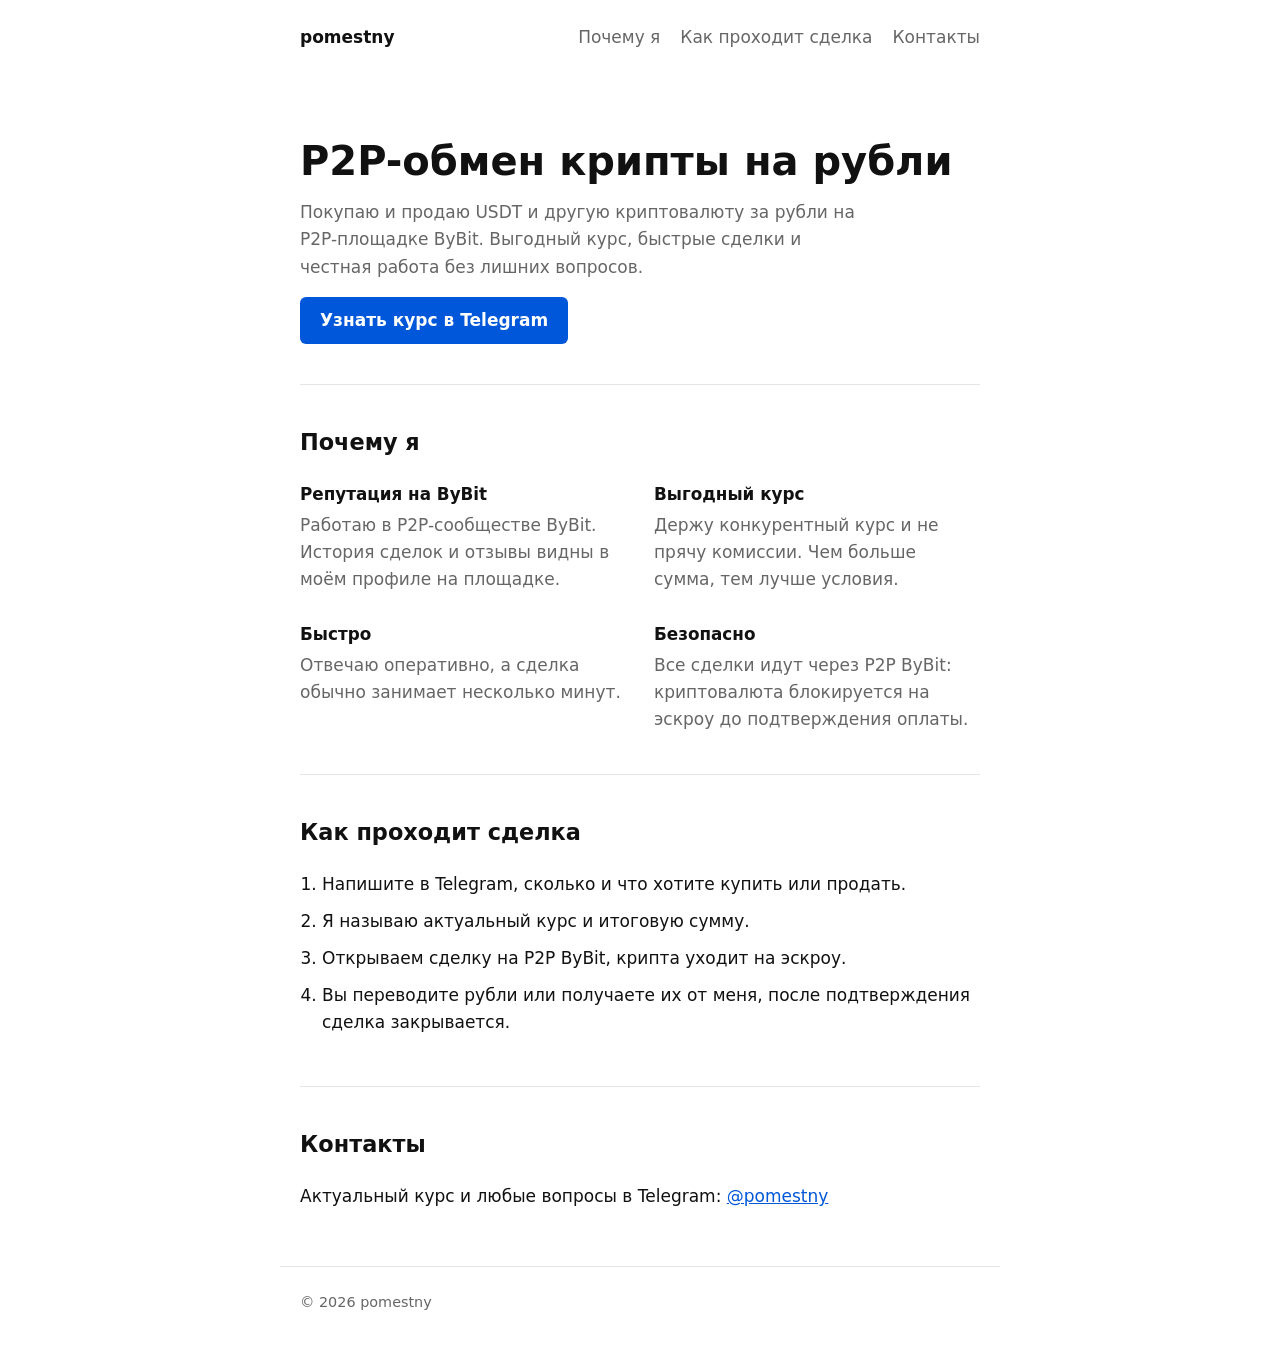
<file: index.html>
<!doctype html>
<html lang="ru">
  <head>
    <meta charset="UTF-8" />
    <meta name="viewport" content="width=device-width, initial-scale=1.0" />
    <meta name="description" content="P2P-обмен криптовалюты на рубли через ByBit: выгодный курс, быстрые сделки, безопасность через эскроу." />
    <title>pomestny — P2P-обмен крипты на рубли</title>
    <link rel="stylesheet" href="/styles.css" />
  </head>
  <body>
    <header class="wrap header">
      <a href="/" class="logo">pomestny</a>
      <nav>
        <a href="#why">Почему я</a>
        <a href="#how">Как проходит сделка</a>
        <a href="#contact">Контакты</a>
      </nav>
    </header>

    <main class="wrap">
      <section class="intro">
        <h1>P2P-обмен крипты на&nbsp;рубли</h1>
        <p>
          Покупаю и продаю USDT и другую криптовалюту за рубли на P2P-площадке ByBit.
          Выгодный курс, быстрые сделки и честная работа без лишних вопросов.
        </p>
        <a class="button" href="https://t.me/pomestny" target="_blank" rel="noopener noreferrer">Узнать курс в Telegram</a>
      </section>

      <section id="why">
        <h2>Почему я</h2>
        <ul class="features">
          <li>
            <h3>Репутация на ByBit</h3>
            <p>Работаю в P2P-сообществе ByBit. История сделок и отзывы видны в моём профиле на площадке.</p>
          </li>
          <li>
            <h3>Выгодный курс</h3>
            <p>Держу конкурентный курс и не прячу комиссии. Чем больше сумма, тем лучше условия.</p>
          </li>
          <li>
            <h3>Быстро</h3>
            <p>Отвечаю оперативно, а сделка обычно занимает несколько минут.</p>
          </li>
          <li>
            <h3>Безопасно</h3>
            <p>Все сделки идут через P2P ByBit: криптовалюта блокируется на эскроу до подтверждения оплаты.</p>
          </li>
        </ul>
      </section>

      <section id="how">
        <h2>Как проходит сделка</h2>
        <ol class="steps">
          <li>Напишите в Telegram, сколько и что хотите купить или продать.</li>
          <li>Я называю актуальный курс и итоговую сумму.</li>
          <li>Открываем сделку на P2P ByBit, крипта уходит на эскроу.</li>
          <li>Вы переводите рубли или получаете их от меня, после подтверждения сделка закрывается.</li>
        </ol>
      </section>

      <section id="contact">
        <h2>Контакты</h2>
        <p>
          Актуальный курс и любые вопросы в Telegram:
          <a href="https://t.me/pomestny" target="_blank" rel="noopener noreferrer">@pomestny</a>
        </p>
      </section>
    </main>

    <footer class="wrap footer">
      <p>© <span id="year">2026</span> pomestny</p>
    </footer>

    <script>
      document.getElementById('year').textContent = new Date().getFullYear();
    </script>
  </body>
</html>
</file>
<file: styles.css>
:root {
  --bg: #ffffff;
  --text: #111111;
  --muted: #666666;
  --border: #e5e5e5;
  --accent: #0057d9;
  color-scheme: light dark;
}

@media (prefers-color-scheme: dark) {
  :root {
    --bg: #111111;
    --text: #eeeeee;
    --muted: #999999;
    --border: #2a2a2a;
    --accent: #5c9dff;
  }
}

* {
  box-sizing: border-box;
}

html {
  scroll-behavior: smooth;
}

body {
  margin: 0;
  background: var(--bg);
  color: var(--text);
  font: 17px/1.6 system-ui, -apple-system, "Segoe UI", Roboto, sans-serif;
}

a {
  color: var(--accent);
}

.wrap {
  max-width: 720px;
  margin: 0 auto;
  padding: 0 20px;
}

.header {
  display: flex;
  align-items: center;
  justify-content: space-between;
  gap: 16px;
  padding-top: 24px;
  padding-bottom: 24px;
}

.logo {
  color: var(--text);
  font-weight: 700;
  text-decoration: none;
}

nav {
  display: flex;
  flex-wrap: wrap;
  gap: 8px 20px;
}

nav a {
  color: var(--muted);
  text-decoration: none;
}

nav a:hover {
  color: var(--text);
}

section {
  padding: 40px 0;
  border-top: 1px solid var(--border);
}

.intro {
  border-top: none;
  padding-top: 64px;
}

h1 {
  margin: 0 0 16px;
  font-size: 2.5rem;
  line-height: 1.1;
}

h2 {
  margin: 0 0 20px;
  font-size: 1.4rem;
}

h3 {
  margin: 0 0 4px;
  font-size: 1.05rem;
}

p {
  margin: 0 0 16px;
}

.intro p {
  color: var(--muted);
  max-width: 560px;
}

.button {
  display: inline-block;
  padding: 10px 20px;
  border-radius: 6px;
  background: var(--accent);
  color: #ffffff;
  font-weight: 600;
  text-decoration: none;
}

.button:hover {
  opacity: 0.9;
}

.features {
  list-style: none;
  margin: 0;
  padding: 0;
  display: grid;
  grid-template-columns: repeat(auto-fit, minmax(260px, 1fr));
  gap: 28px;
}

.features p {
  margin: 0;
  color: var(--muted);
}

.steps {
  margin: 0;
  padding-left: 22px;
}

.steps li {
  margin-bottom: 10px;
}

.footer {
  padding-top: 24px;
  padding-bottom: 40px;
  color: var(--muted);
  font-size: 0.9rem;
  border-top: 1px solid var(--border);
}
</file>
